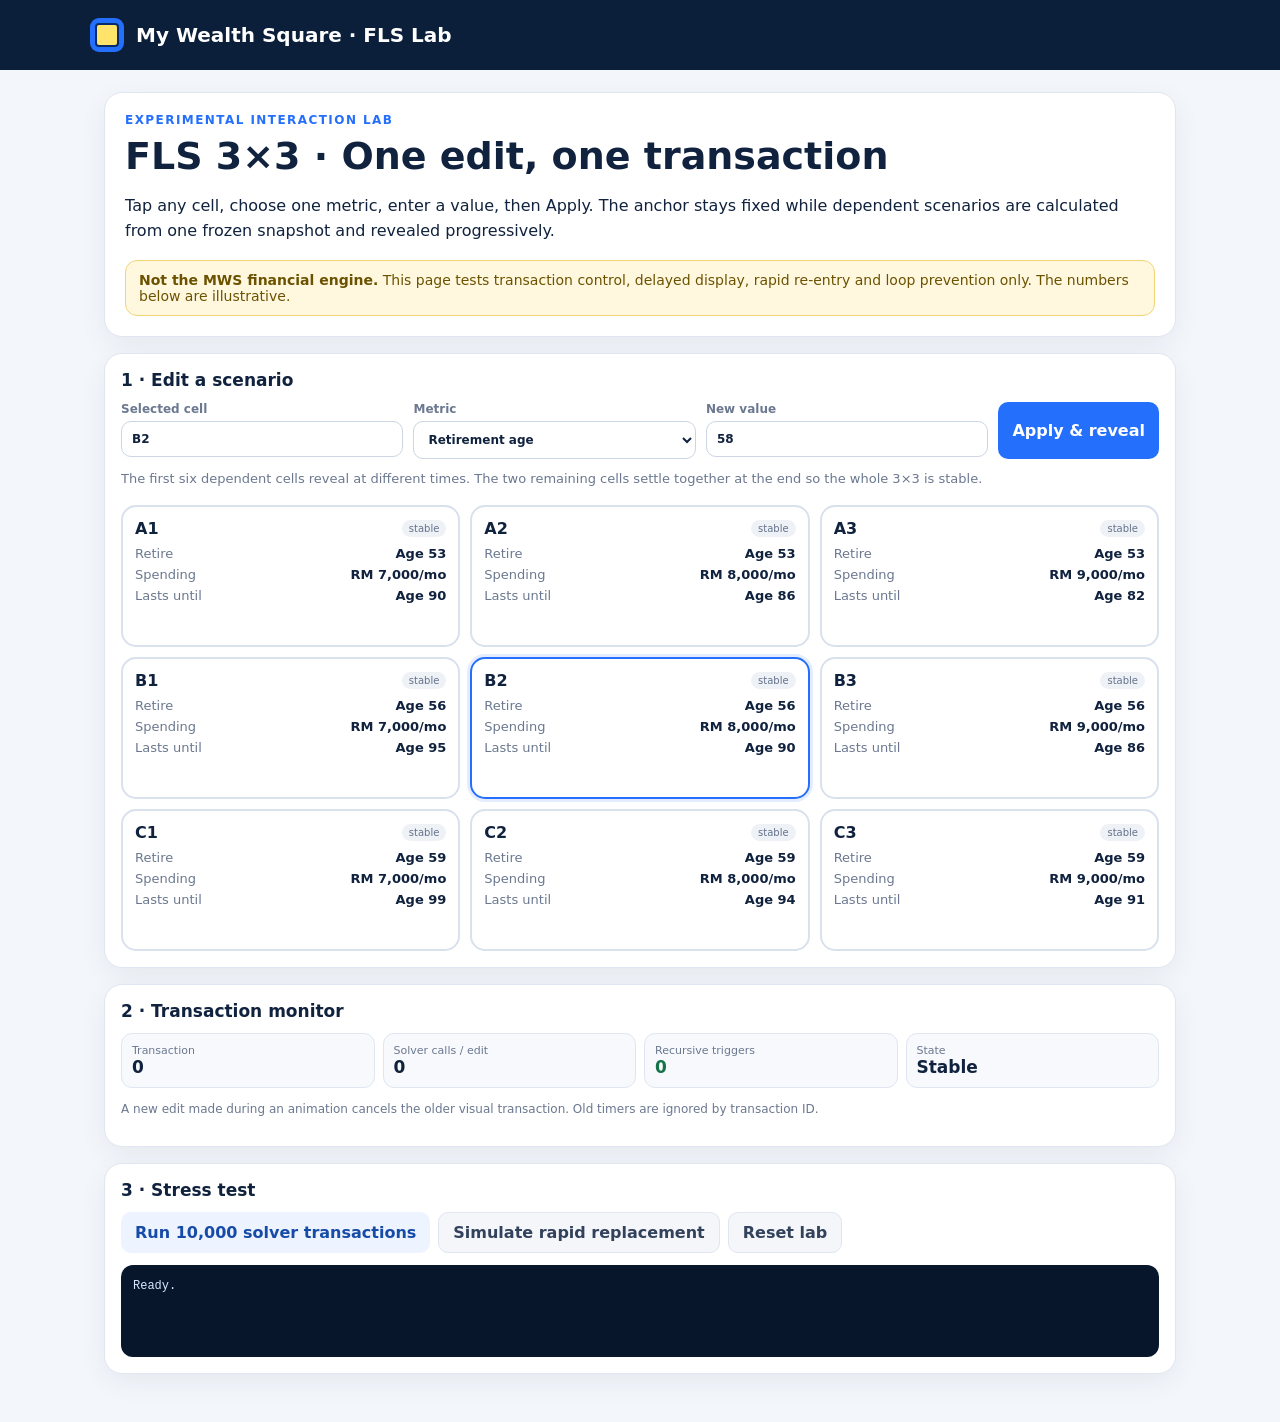
<file: fls-3x3-lab/index.html>
<!doctype html>
<html lang="en">
<head>
<meta charset="utf-8">
<meta name="viewport" content="width=device-width,initial-scale=1">
<meta name="theme-color" content="#0b1f3a">
<title>MWS FLS 3×3 Experimental Lab</title>
<style>
:root{--navy:#0b1f3a;--blue:#246ffc;--yellow:#ffe36b;--mint:#45dcc9;--bg:#f3f6fb;--card:#fff;--line:#dfe6f1;--text:#10223e;--muted:#6b7890;--ok:#157347;--warn:#9a6500}
*{box-sizing:border-box} body{margin:0;font-family:Inter,system-ui,-apple-system,BlinkMacSystemFont,"Segoe UI",sans-serif;background:var(--bg);color:var(--text)}
header{background:var(--navy);color:#fff;padding:18px 16px}.wrap{width:min(1100px,100%);margin:auto}.brand{display:flex;align-items:center;gap:12px;font-weight:800;font-size:20px}.logo{width:34px;height:34px;border-radius:9px;background:var(--blue);display:grid;place-items:center}.logo:after{content:"";width:20px;height:20px;background:var(--yellow);border:2px solid #062b68;border-radius:4px}
main{padding:22px 14px 48px}.hero,.panel{background:#fff;border:1px solid var(--line);border-radius:18px;box-shadow:0 8px 28px rgba(11,31,58,.06)}.hero{padding:20px;margin-bottom:16px}.kicker{font-size:12px;font-weight:800;letter-spacing:.12em;color:var(--blue)}h1{font-size:clamp(24px,5vw,38px);margin:7px 0 8px}p{line-height:1.55}.warning{background:#fff8df;border:1px solid #f2d478;color:#6c5200;border-radius:12px;padding:11px 13px;font-size:14px;margin-top:12px}
.panel{padding:16px;margin-top:16px}.panel h2{font-size:17px;margin:0 0 12px}.controls{display:grid;grid-template-columns:1fr 1fr 1fr auto;gap:10px}.controls label{font-size:12px;font-weight:700;color:var(--muted)}select,input,button{font:inherit}select,input{width:100%;margin-top:5px;border:1px solid #cbd5e3;border-radius:10px;padding:10px;background:#fff;color:var(--text)}button{border:0;border-radius:10px;padding:10px 14px;font-weight:750;cursor:pointer}.primary{background:var(--blue);color:#fff}.secondary{background:#edf3ff;color:#164ba8}.ghost{background:#f4f6fa;color:#33425c;border:1px solid var(--line)}
.hint{font-size:13px;color:var(--muted);margin:10px 0 0}.grid{display:grid;grid-template-columns:repeat(3,1fr);gap:10px;margin-top:16px}.cell{background:#fff;border:2px solid #d9e1ec;border-radius:15px;padding:12px;min-height:142px;position:relative;transition:transform .18s ease,border-color .18s ease,box-shadow .18s ease,background .18s ease;cursor:pointer}.cell:hover{border-color:#9ab9ff}.cell.selected{border-color:var(--blue);box-shadow:0 0 0 3px rgba(36,111,252,.12)}.cell.anchor{background:#fff9d8;border-color:#d5b626}.cell.pending{opacity:.68}.cell.reveal{animation:pop .38s ease}.cell.final{border-color:var(--mint)}@keyframes pop{0%{transform:scale(.97)}55%{transform:scale(1.025)}100%{transform:scale(1)}}.cell-head{display:flex;justify-content:space-between;align-items:center;margin-bottom:8px}.cell-id{font-weight:850}.state{font-size:10px;border-radius:999px;padding:3px 7px;background:#eef2f7;color:#63718a}.anchor .state{background:#fff1a8;color:#715b00}.metrics{display:grid;gap:6px}.metric{display:flex;justify-content:space-between;gap:10px;font-size:13px}.metric span{color:var(--muted)}.metric strong{font-variant-numeric:tabular-nums}
.status{display:grid;grid-template-columns:repeat(4,1fr);gap:8px}.stat{background:#f7f9fc;border:1px solid var(--line);border-radius:11px;padding:10px}.stat small{display:block;color:var(--muted);font-size:11px}.stat b{font-size:17px;font-variant-numeric:tabular-nums}.ok{color:var(--ok)}.testlog{background:#07162b;color:#d9e6ff;border-radius:12px;padding:12px;font:12px/1.55 ui-monospace,SFMono-Regular,Menlo,monospace;white-space:pre-wrap;min-height:92px}.row{display:flex;gap:8px;flex-wrap:wrap}.footnote{font-size:12px;color:var(--muted);margin-top:12px}
@media(max-width:720px){.controls{grid-template-columns:1fr 1fr}.controls .apply{grid-column:1/-1}.status{grid-template-columns:1fr 1fr}.cell{padding:9px;min-height:150px}.metric{display:block}.metric strong{display:block;margin-top:1px}.grid{gap:7px}}
</style>
</head>
<body>
<header><div class="wrap brand"><span class="logo"></span><span>My Wealth Square · FLS Lab</span></div></header>
<main class="wrap">
<section class="hero">
<div class="kicker">EXPERIMENTAL INTERACTION LAB</div>
<h1>FLS 3×3 · One edit, one transaction</h1>
<p>Tap any cell, choose one metric, enter a value, then Apply. The anchor stays fixed while dependent scenarios are calculated from one frozen snapshot and revealed progressively.</p>
<div class="warning"><b>Not the MWS financial engine.</b> This page tests transaction control, delayed display, rapid re-entry and loop prevention only. The numbers below are illustrative.</div>
</section>

<section class="panel">
<h2>1 · Edit a scenario</h2>
<div class="controls">
<label>Selected cell<input id="selectedCell" value="B2" readonly></label>
<label>Metric<select id="metric"><option value="retireAge">Retirement age</option><option value="spending">Monthly spending (RM)</option><option value="lastsUntil">Money lasts until age</option></select></label>
<label>New value<input id="newValue" type="number" value="58" step="1"></label>
<button id="apply" class="primary apply">Apply & reveal</button>
</div>
<p class="hint">The first six dependent cells reveal at different times. The two remaining cells settle together at the end so the whole 3×3 is stable.</p>
<div id="grid" class="grid"></div>
</section>

<section class="panel">
<h2>2 · Transaction monitor</h2>
<div class="status">
<div class="stat"><small>Transaction</small><b id="tx">0</b></div>
<div class="stat"><small>Solver calls / edit</small><b id="calls">0</b></div>
<div class="stat"><small>Recursive triggers</small><b id="loops" class="ok">0</b></div>
<div class="stat"><small>State</small><b id="phase">Stable</b></div>
</div>
<p class="footnote">A new edit made during an animation cancels the older visual transaction. Old timers are ignored by transaction ID.</p>
</section>

<section class="panel">
<h2>3 · Stress test</h2>
<div class="row">
<button id="stress" class="secondary">Run 10,000 solver transactions</button>
<button id="rapid" class="ghost">Simulate rapid replacement</button>
<button id="reset" class="ghost">Reset lab</button>
</div>
<div id="testlog" class="testlog" style="margin-top:12px">Ready.</div>
</section>
</main>

<script>
const ids=["A1","A2","A3","B1","B2","B3","C1","C2","C3"];
const pos={A1:[0,0],A2:[0,1],A3:[0,2],B1:[1,0],B2:[1,1],B3:[1,2],C1:[2,0],C2:[2,1],C3:[2,2]};
let state={};
let selected="B2";
let txId=0;
let activeTimers=[];
let solverCalls=0;
let recursiveTriggers=0;

function clamp(v,min,max){return Math.max(min,Math.min(max,v))}
function round100(v){return Math.round(v/100)*100}
function money(v){return "RM "+Math.round(v).toLocaleString("en-MY")}

function makeInitial(){
  const base={retireAge:56,spending:8000,lastsUntil:90};
  const out={};
  ids.forEach(id=>{
    const [r,c]=pos[id], dr=r-1, dc=c-1;
    const age=base.retireAge+dr*3;
    const spend=round100(base.spending*(1+dc*.12));
    const capacity=base.spending*(base.lastsUntil-base.retireAge);
    const years=capacity/spend + dr*1.4;
    out[id]={retireAge:age,spending:spend,lastsUntil:Math.round(clamp(age+years,age+1,120))};
  });
  return out;
}

function render(changedId=null){
  const grid=document.getElementById("grid");
  grid.innerHTML="";
  ids.forEach(id=>{
    const v=state[id];
    const el=document.createElement("div");
    el.className="cell"+(id===selected?" selected":"")+(id===changedId?" reveal":"");
    el.dataset.id=id;
    el.innerHTML='<div class="cell-head"><span class="cell-id">'+id+'</span><span class="state">stable</span></div>'+
      '<div class="metrics">'+
      '<div class="metric"><span>Retire</span><strong>Age '+v.retireAge+'</strong></div>'+
      '<div class="metric"><span>Spending</span><strong>'+money(v.spending)+'/mo</strong></div>'+
      '<div class="metric"><span>Lasts until</span><strong>Age '+v.lastsUntil+'</strong></div>'+
      '</div>';
    el.addEventListener("click",()=>selectCell(id));
    grid.appendChild(el);
  });
}

function selectCell(id){
  selected=id;
  document.getElementById("selectedCell").value=id;
  const m=document.getElementById("metric").value;
  document.getElementById("newValue").value=state[id][m];
  render();
}

document.getElementById("metric").addEventListener("change",e=>{
  document.getElementById("newValue").value=state[selected][e.target.value];
});

function orderedDependents(anchor){
  const [ar,ac]=pos[anchor];
  return ids.filter(id=>id!==anchor).sort((a,b)=>{
    const [ra,ca]=pos[a], [rb,cb]=pos[b];
    const da=Math.abs(ra-ar)+Math.abs(ca-ac), db=Math.abs(rb-ar)+Math.abs(cb-ac);
    return da-db || ids.indexOf(a)-ids.indexOf(b);
  });
}

function solveFromSnapshot(snapshot,anchorId,metric,newValue,countCall=true){
  if(countCall) solverCalls++;
  const next=structuredClone(snapshot);
  const anchor={...snapshot[anchorId]};
  if(metric==="retireAge") anchor.retireAge=Math.round(clamp(newValue,20,90));
  if(metric==="spending") anchor.spending=round100(clamp(newValue,500,100000));
  if(metric==="lastsUntil") anchor.lastsUntil=Math.round(clamp(newValue,anchor.retireAge+1,120));
  if(anchor.lastsUntil<=anchor.retireAge) anchor.lastsUntil=anchor.retireAge+1;
  next[anchorId]=anchor;

  const capacity=Math.max(1000,anchor.spending*(anchor.lastsUntil-anchor.retireAge));
  const [ar,ac]=pos[anchorId];

  ids.forEach(id=>{
    if(id===anchorId) return;
    const [r,c]=pos[id];
    const dr=r-ar, dc=c-ac;
    const age=Math.round(clamp(anchor.retireAge+dr*3,20,90));
    const spend=round100(clamp(anchor.spending*(1+dc*.11),500,100000));
    const laterRetireBoost=1+Math.max(-.35,Math.min(.35,(age-anchor.retireAge)*.035));
    const years=(capacity*laterRetireBoost)/spend;
    const lasts=Math.round(clamp(age+years,age+1,120));
    next[id]={retireAge:age,spending:spend,lastsUntil:lasts};
  });
  return next;
}

function clearTimers(){activeTimers.forEach(clearTimeout);activeTimers=[]}

function applyTransaction(){
  const raw=Number(document.getElementById("newValue").value);
  if(!Number.isFinite(raw)) return;
  clearTimers();
  txId++;
  const myTx=txId;
  solverCalls=0;
  const snapshot=structuredClone(state);
  const metric=document.getElementById("metric").value;
  const solved=solveFromSnapshot(snapshot,selected,metric,raw,true);
  const order=orderedDependents(selected);
  state[selected]=solved[selected];
  updateMonitor("Revealing");

  render();
  markCell(selected,"anchor","anchor");

  const firstSix=order.slice(0,6);
  const finalTwo=order.slice(6);
  firstSix.forEach((id,i)=>{
    const t=setTimeout(()=>{
      if(myTx!==txId) return;
      state[id]=solved[id];
      render();
      markCell(selected,"anchor","anchor");
      markCell(id,"reveal","revealed");
      if(i===firstSix.length-1) updateMonitor("Settling");
    },250*(i+1));
    activeTimers.push(t);
  });
  const end=setTimeout(()=>{
    if(myTx!==txId) return;
    finalTwo.forEach(id=>state[id]=solved[id]);
    render();
    markCell(selected,"anchor","anchor");
    finalTwo.forEach(id=>markCell(id,"final","settled"));
    updateMonitor("Stable");
  },1800);
  activeTimers.push(end);
}

function markCell(id,cls,label){
  const el=document.querySelector('.cell[data-id="'+id+'"]');
  if(!el) return;
  el.classList.add(cls);
  const s=el.querySelector(".state");
  if(s) s.textContent=label;
}

function updateMonitor(phase){
  document.getElementById("tx").textContent=txId;
  document.getElementById("calls").textContent=solverCalls;
  document.getElementById("loops").textContent=recursiveTriggers;
  document.getElementById("phase").textContent=phase;
}

function validateScenario(v){
  return Number.isFinite(v.retireAge)&&Number.isFinite(v.spending)&&Number.isFinite(v.lastsUntil)&&
    v.retireAge>=20&&v.retireAge<=90&&v.spending>=500&&v.lastsUntil>v.retireAge&&v.lastsUntil<=120;
}

function runStress(){
  let s=makeInitial(), pass=0, anchorPass=0, validPass=0, deterministicPass=0, oneSolvePass=0;
  const metrics=["retireAge","spending","lastsUntil"];
  for(let i=0;i<10000;i++){
    const anchor=ids[i%ids.length], metric=metrics[i%3];
    let val=metric==="retireAge"?30+(i%50):metric==="spending"?1000+((i*1700)%30000):70+(i%45);
    if(metric==="lastsUntil") val=Math.max(val,s[anchor].retireAge+1);
    let localCalls=0;
    const before=structuredClone(s);
    const a=solveFromSnapshot(before,anchor,metric,val,false); localCalls++;
    const b=solveFromSnapshot(before,anchor,metric,val,false);
    if(localCalls===1) oneSolvePass++;
    if(a[anchor][metric]=== (metric==="spending"?round100(clamp(val,500,100000)):Math.round(clamp(val,metric==="retireAge"?20:before[anchor].retireAge+1,metric==="retireAge"?90:120)))) anchorPass++;
    if(ids.every(id=>validateScenario(a[id]))) validPass++;
    if(JSON.stringify(a)===JSON.stringify(b)) deterministicPass++;
    if(validateScenario(a[anchor])) pass++;
    s=a;
  }
  const ok=[pass,anchorPass,validPass,deterministicPass,oneSolvePass].every(n=>n===10000);
  document.getElementById("testlog").textContent=
    (ok?"PASS":"FAIL")+" · 10,000 transactions\n"+
    "Anchor remains authoritative: "+anchorPass+"/10000\n"+
    "All 9 scenarios valid: "+validPass+"/10000\n"+
    "Same snapshot → same result: "+deterministicPass+"/10000\n"+
    "One solver call per simulated edit: "+oneSolvePass+"/10000\n"+
    "Recursive DOM-triggered solves: 0 by architecture";
}

function rapidReplacement(){
  clearTimers();
  txId++;
  const first=txId;
  const snapshot=structuredClone(state);
  const solved1=solveFromSnapshot(snapshot,selected,"retireAge",60,false);
  const staleTimer=setTimeout(()=>{ if(first!==txId) return; state=solved1; },700);
  activeTimers.push(staleTimer);
  txId++;
  const second=txId;
  const solved2=solveFromSnapshot(snapshot,selected,"retireAge",63,false);
  state=solved2;
  render();
  updateMonitor("Stable");
  document.getElementById("testlog").textContent=
    "PASS · rapid replacement simulation\n"+
    "Transaction "+first+" became stale.\n"+
    "Transaction "+second+" superseded it.\n"+
    "Stale timer is guarded by transaction ID and cannot overwrite the newer state.";
}

function resetLab(){
  clearTimers(); state=makeInitial(); selected="B2"; txId=0; solverCalls=0; recursiveTriggers=0;
  document.getElementById("selectedCell").value=selected;
  document.getElementById("metric").value="retireAge";
  document.getElementById("newValue").value="58";
  document.getElementById("testlog").textContent="Ready.";
  updateMonitor("Stable"); render();
}

document.getElementById("apply").addEventListener("click",applyTransaction);
document.getElementById("newValue").addEventListener("keydown",e=>{if(e.key==="Enter") applyTransaction()});
document.getElementById("stress").addEventListener("click",runStress);
document.getElementById("rapid").addEventListener("click",rapidReplacement);
document.getElementById("reset").addEventListener("click",resetLab);

state=makeInitial(); render(); updateMonitor("Stable");
</script>
</body>
</html>
</file>
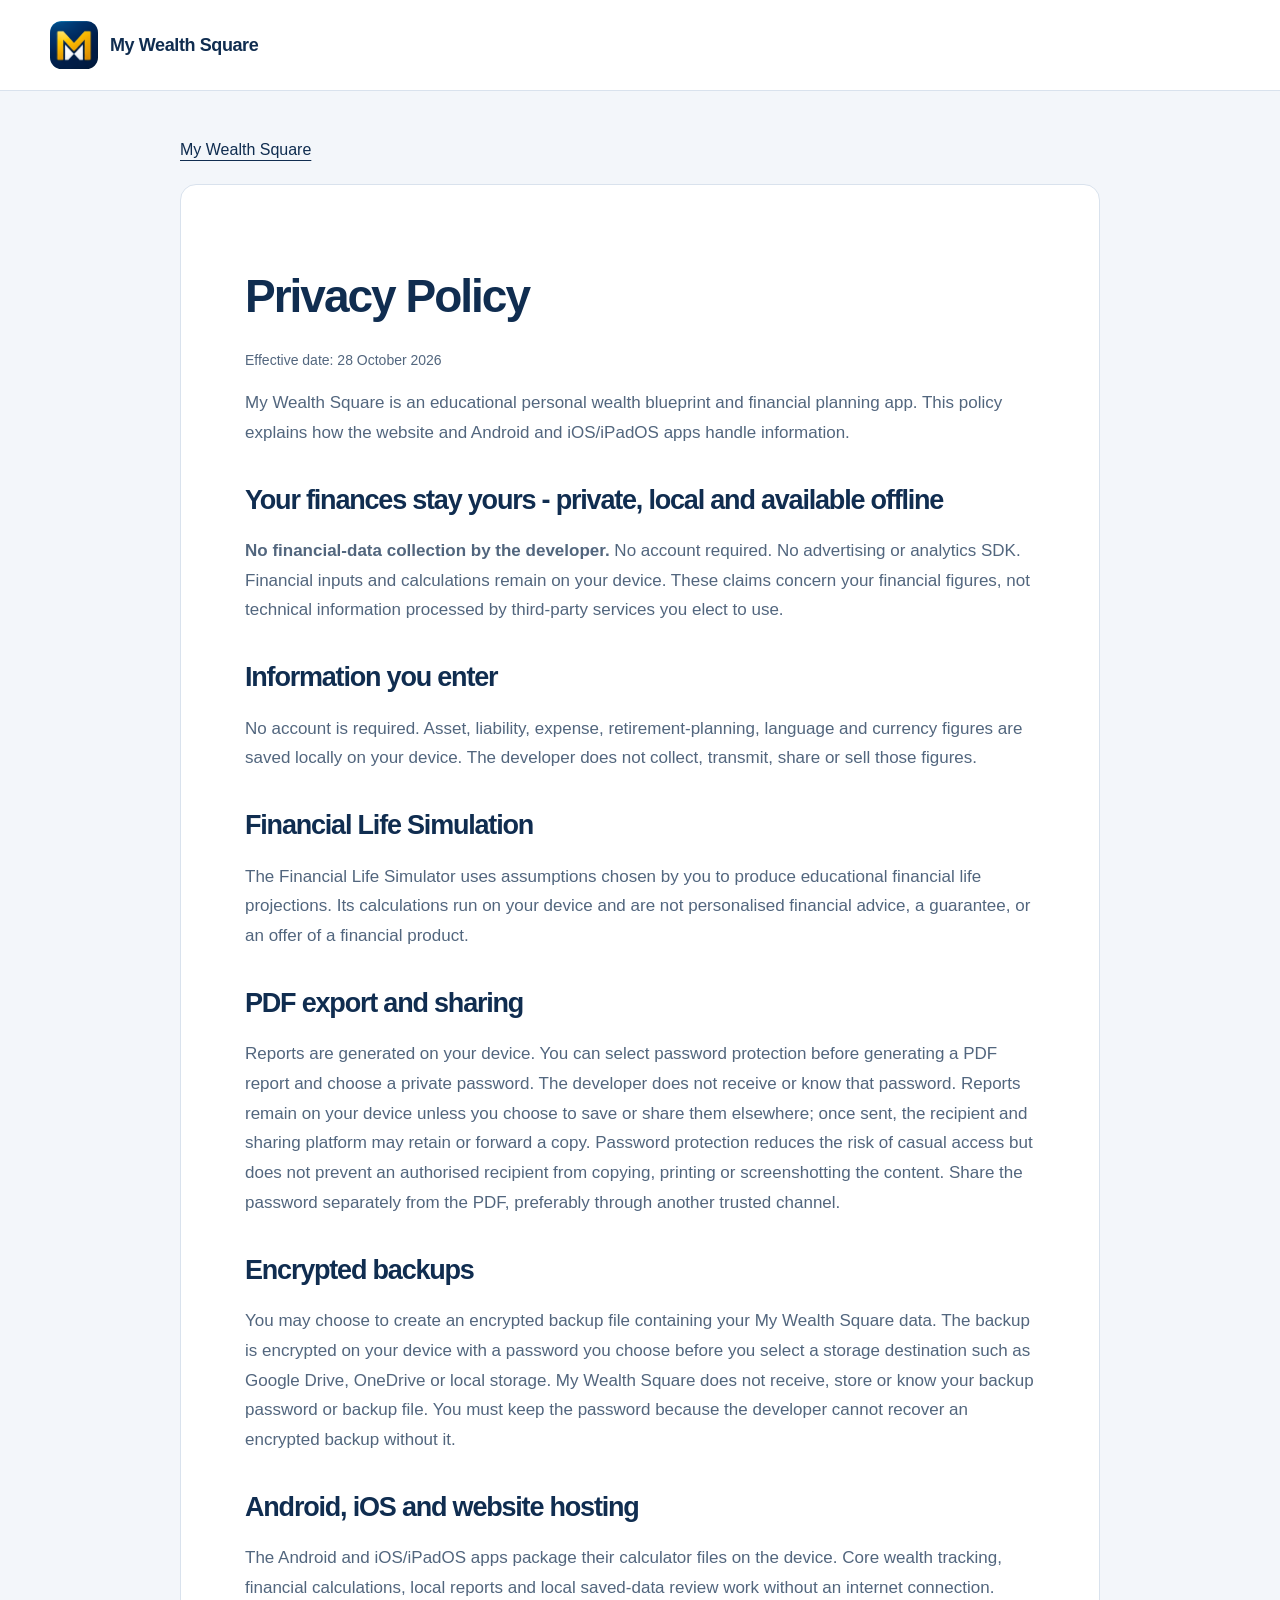
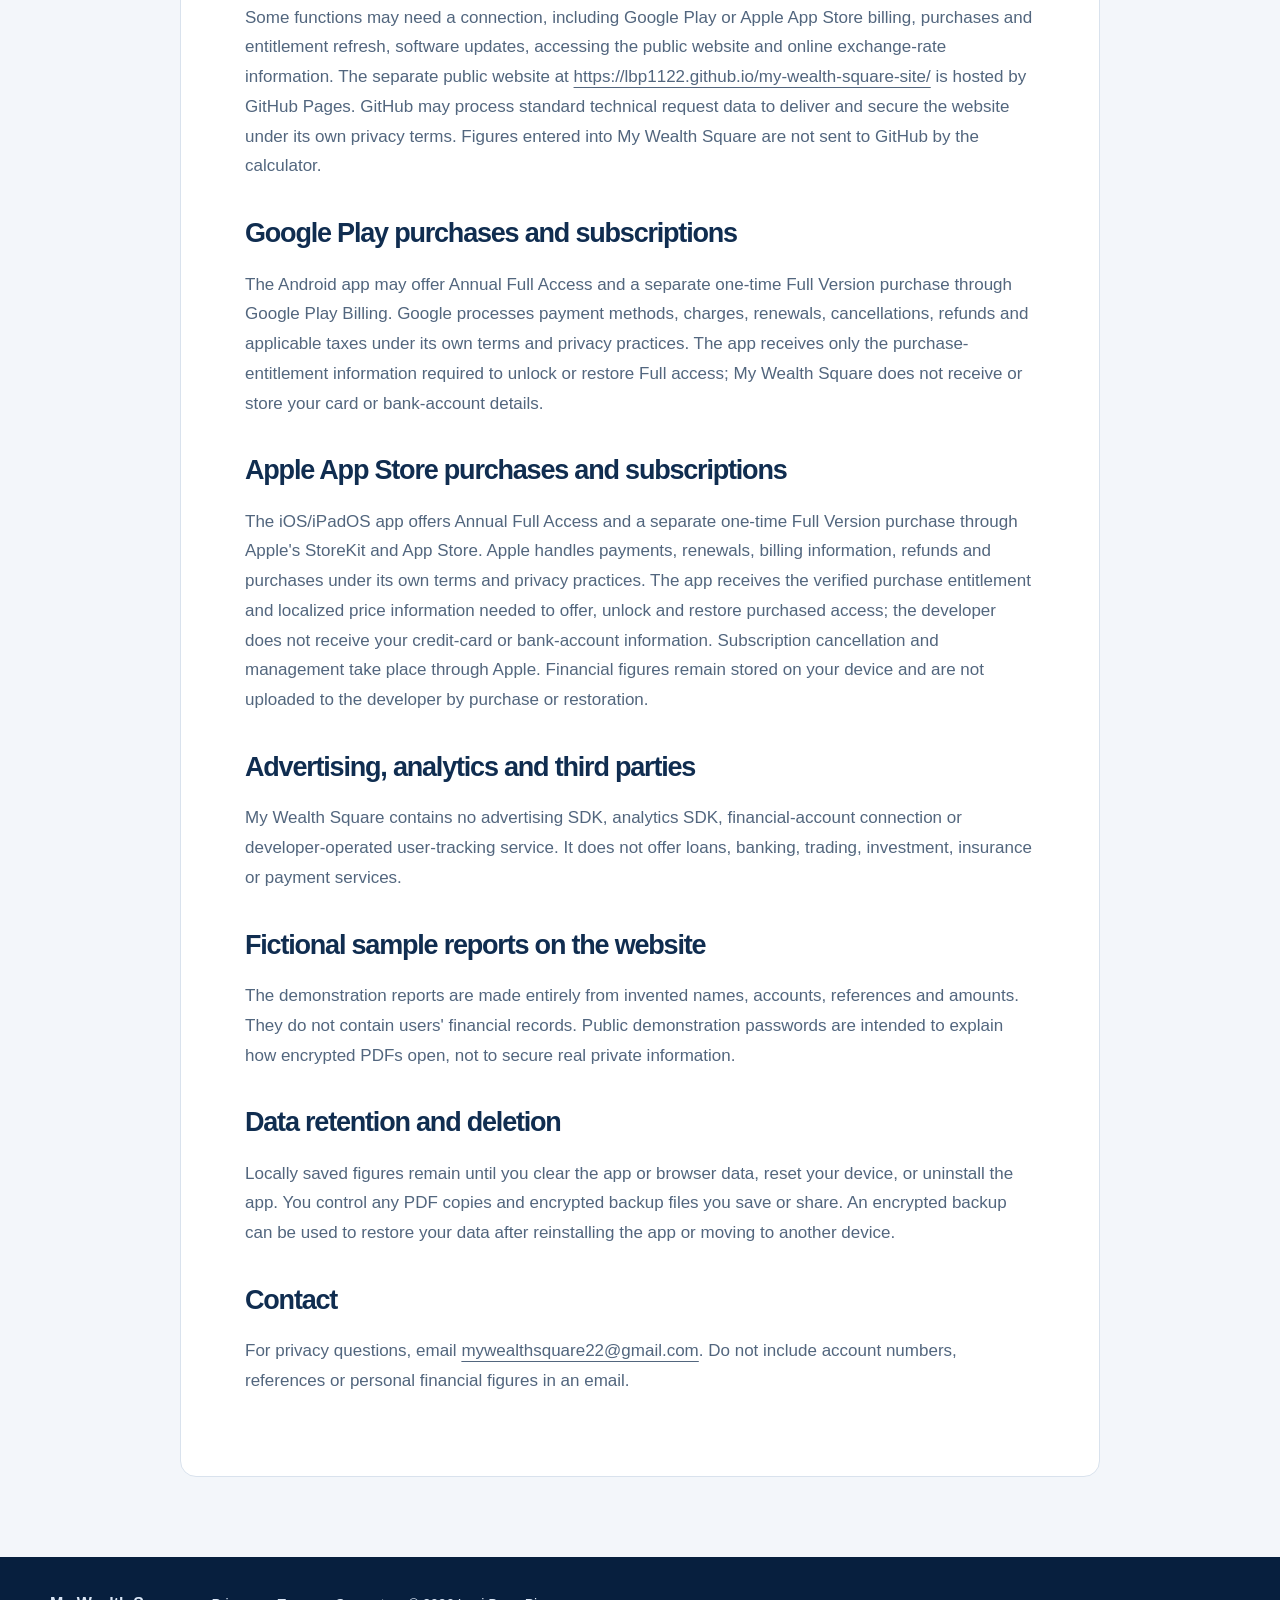
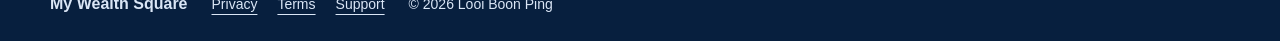
<file: privacy.html>
<!doctype html><html lang="en" translate="no" class="notranslate"><head><meta name="google" content="notranslate"><meta charset="utf-8"><meta name="viewport" content="width=device-width,initial-scale=1"><title>Privacy Policy — My Wealth Square</title><link rel="icon" href="./assets/mws-approved-logo.jpg"><link rel="stylesheet" href="./styles.css"></head><body><header class="topbar">
  <div class="wrap nav">
    <a class="brand home-link" href="./index.html" aria-label="My Wealth Square home">
      <img src="./assets/mws-approved-logo.jpg" alt="" width="48" height="48">
      <span>My Wealth Square</span>
    </a>
    
    
  </div>
</header><main class="legal"><a class="back-link home-link" href="./index.html">My Wealth Square</a><article class="legal-card" lang="en">
        <h1>Privacy Policy</h1>
        <p class="effective">Effective date: 28 October 2026</p>
        <p>My Wealth Square is an educational personal wealth blueprint and financial planning app. This policy explains how the website and Android and iOS/iPadOS apps handle information.</p>
        <h2>Your finances stay yours - private, local and available offline</h2>
        <p><strong>No financial-data collection by the developer.</strong> No account required. No advertising or analytics SDK. Financial inputs and calculations remain on your device. These claims concern your financial figures, not technical information processed by third-party services you elect to use.</p>
        <h2>Information you enter</h2>
        <p>No account is required. Asset, liability, expense, retirement-planning, language and currency figures are saved locally on your device. The developer does not collect, transmit, share or sell those figures.</p>
        <h2>Financial Life Simulation</h2>
        <p>The Financial Life Simulator uses assumptions chosen by you to produce educational financial life projections. Its calculations run on your device and are not personalised financial advice, a guarantee, or an offer of a financial product.</p>
        <h2>PDF export and sharing</h2>
        <p>Reports are generated on your device. You can select password protection before generating a PDF report and choose a private password. The developer does not receive or know that password. Reports remain on your device unless you choose to save or share them elsewhere; once sent, the recipient and sharing platform may retain or forward a copy. Password protection reduces the risk of casual access but does not prevent an authorised recipient from copying, printing or screenshotting the content. Share the password separately from the PDF, preferably through another trusted channel.</p>
        <h2>Encrypted backups</h2>
        <p>You may choose to create an encrypted backup file containing your My Wealth Square data. The backup is encrypted on your device with a password you choose before you select a storage destination such as Google Drive, OneDrive or local storage. My Wealth Square does not receive, store or know your backup password or backup file. You must keep the password because the developer cannot recover an encrypted backup without it.</p>
        <h2>Android, iOS and website hosting</h2>
        <p>The Android and iOS/iPadOS apps package their calculator files on the device. Core wealth tracking, financial calculations, local reports and local saved-data review work without an internet connection. Some functions may need a connection, including Google Play or Apple App Store billing, purchases and entitlement refresh, software updates, accessing the public website and online exchange-rate information. The separate public website at <a href="https://lbp1122.github.io/my-wealth-square-site/">https://lbp1122.github.io/my-wealth-square-site/</a> is hosted by GitHub Pages. GitHub may process standard technical request data to deliver and secure the website under its own privacy terms. Figures entered into My Wealth Square are not sent to GitHub by the calculator.</p>
        <h2>Google Play purchases and subscriptions</h2>
        <p>The Android app may offer Annual Full Access and a separate one-time Full Version purchase through Google Play Billing. Google processes payment methods, charges, renewals, cancellations, refunds and applicable taxes under its own terms and privacy practices. The app receives only the purchase-entitlement information required to unlock or restore Full access; My Wealth Square does not receive or store your card or bank-account details.</p>
        <h2>Apple App Store purchases and subscriptions</h2>
        <p>The iOS/iPadOS app offers Annual Full Access and a separate one-time Full Version purchase through Apple's StoreKit and App Store. Apple handles payments, renewals, billing information, refunds and purchases under its own terms and privacy practices. The app receives the verified purchase entitlement and localized price information needed to offer, unlock and restore purchased access; the developer does not receive your credit-card or bank-account information. Subscription cancellation and management take place through Apple. Financial figures remain stored on your device and are not uploaded to the developer by purchase or restoration.</p>
        <h2>Advertising, analytics and third parties</h2>
        <p>My Wealth Square contains no advertising SDK, analytics SDK, financial-account connection or developer-operated user-tracking service. It does not offer loans, banking, trading, investment, insurance or payment services.</p>
        <h2>Fictional sample reports on the website</h2>
        <p>The demonstration reports are made entirely from invented names, accounts, references and amounts. They do not contain users' financial records. Public demonstration passwords are intended to explain how encrypted PDFs open, not to secure real private information.</p>
        <h2>Data retention and deletion</h2>
        <p>Locally saved figures remain until you clear the app or browser data, reset your device, or uninstall the app. You control any PDF copies and encrypted backup files you save or share. An encrypted backup can be used to restore your data after reinstalling the app or moving to another device.</p>
        <h2>Contact</h2>
        <p>For privacy questions, email <a href="mailto:mywealthsquare22@gmail.com">mywealthsquare22@gmail.com</a>. Do not include account numbers, references or personal financial figures in an email.</p>
      </article></main><footer><div class="wrap footer-row"><strong>My Wealth Square</strong><div><a href="./privacy.html" data-k="navPrivacy">Privacy</a><a href="./terms.html" data-k="terms">Terms</a><a href="./support.html" data-k="support">Support</a></div><span>© 2026 Looi Boon Ping</span></div></footer><!-- Privacy policy is English-only: intentionally do not load the site language switcher. --></body></html>
</file>
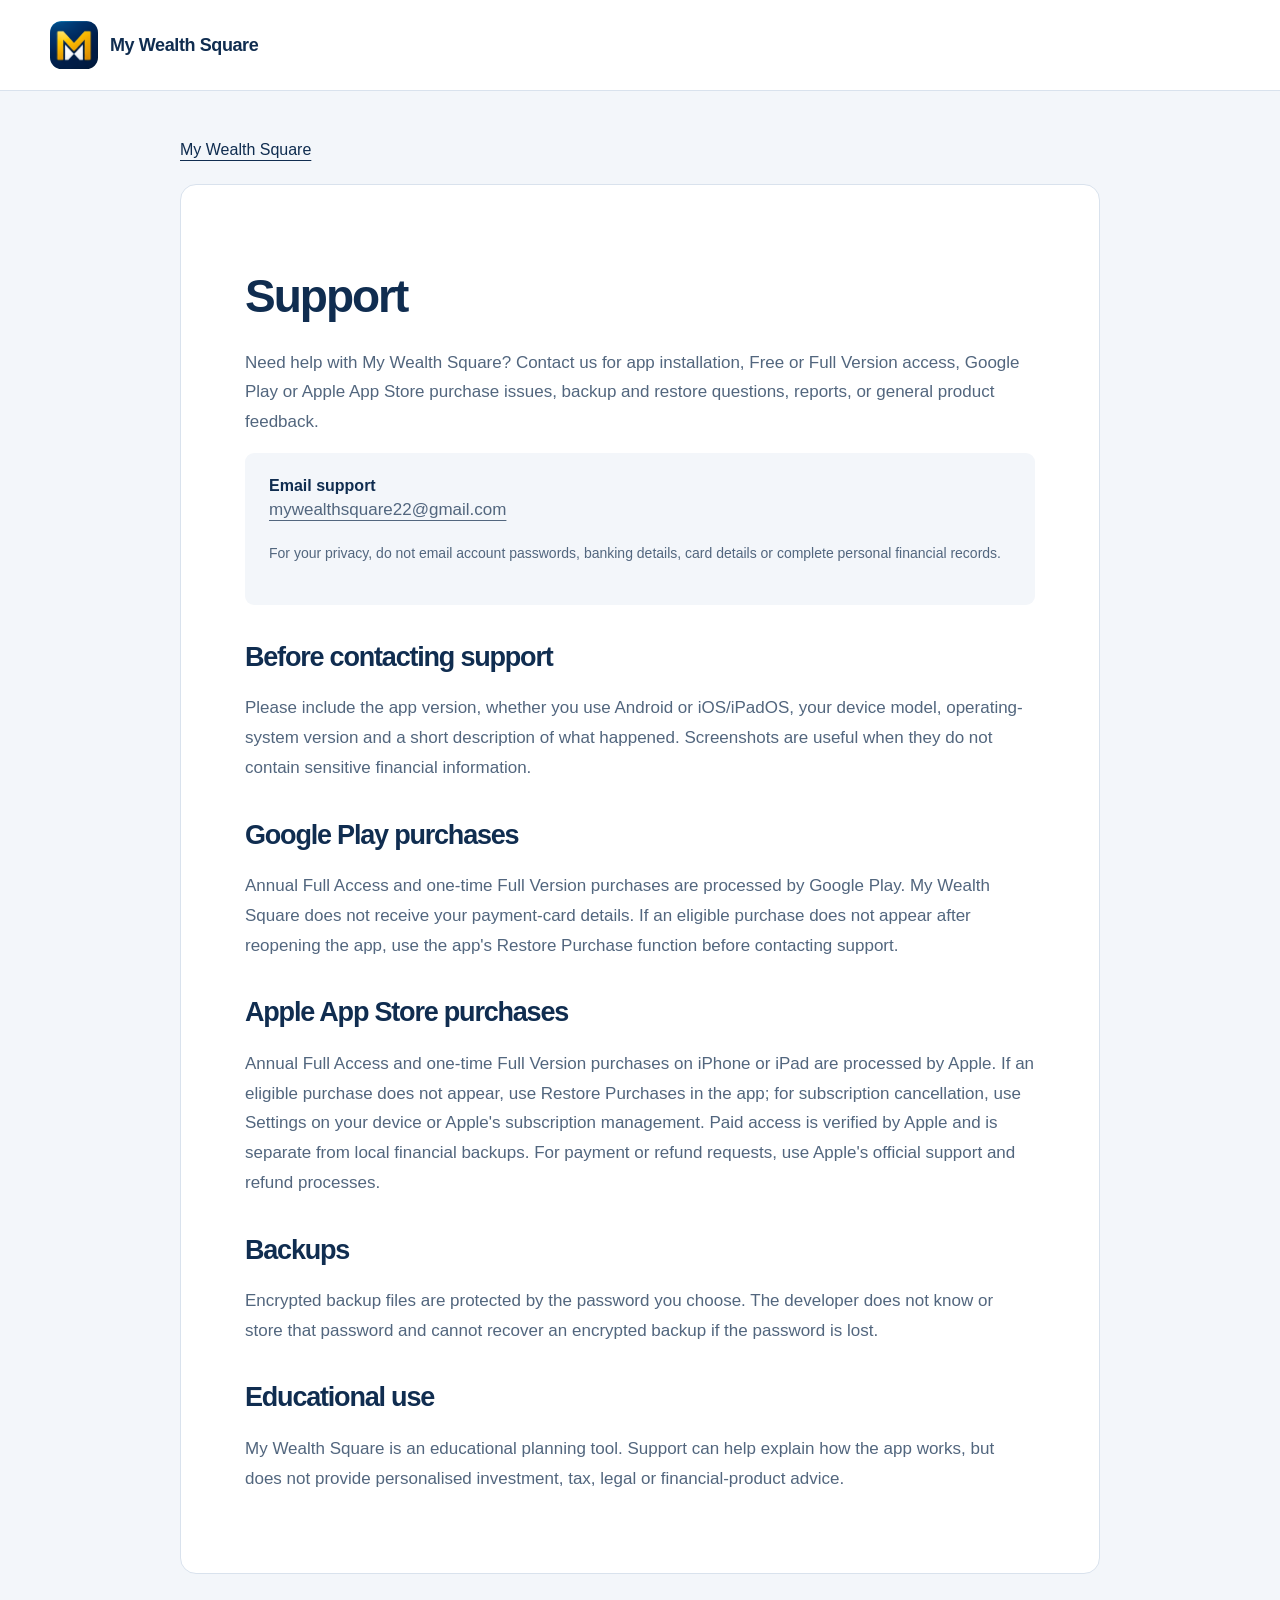
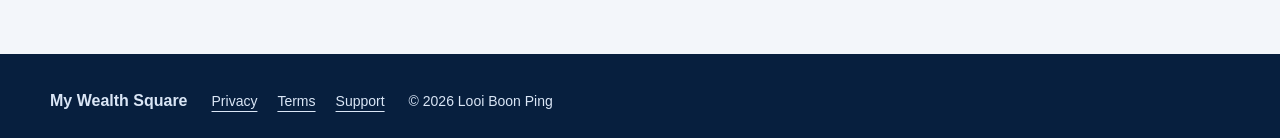
<file: support.html>
<!doctype html><html lang="en" translate="no" class="notranslate"><head><meta name="google" content="notranslate"><meta charset="utf-8"><meta name="viewport" content="width=device-width,initial-scale=1"><title>Support — My Wealth Square</title><link rel="icon" href="./assets/mws-approved-logo.jpg"><link rel="stylesheet" href="./styles.css"></head><body><header class="topbar">
  <div class="wrap nav">
    <a class="brand home-link" href="./index.html" aria-label="My Wealth Square home">
      <img src="./assets/mws-approved-logo.jpg" alt="" width="48" height="48">
      <span>My Wealth Square</span>
    </a>
    
    
  </div>
</header><main class="legal"><a class="back-link home-link" href="./index.html">My Wealth Square</a><article class="legal-card" lang="en"><h1>Support</h1><p>Need help with My Wealth Square? Contact us for app installation, Free or Full Version access, Google Play or Apple App Store purchase issues, backup and restore questions, reports, or general product feedback.</p><div class="support-box"><strong>Email support</strong><p><a href="mailto:mywealthsquare22@gmail.com">mywealthsquare22@gmail.com</a></p><p class="small">For your privacy, do not email account passwords, banking details, card details or complete personal financial records.</p></div><h2>Before contacting support</h2><p>Please include the app version, whether you use Android or iOS/iPadOS, your device model, operating-system version and a short description of what happened. Screenshots are useful when they do not contain sensitive financial information.</p><h2>Google Play purchases</h2><p>Annual Full Access and one-time Full Version purchases are processed by Google Play. My Wealth Square does not receive your payment-card details. If an eligible purchase does not appear after reopening the app, use the app's Restore Purchase function before contacting support.</p><h2>Apple App Store purchases</h2><p>Annual Full Access and one-time Full Version purchases on iPhone or iPad are processed by Apple. If an eligible purchase does not appear, use Restore Purchases in the app; for subscription cancellation, use Settings on your device or Apple's subscription management. Paid access is verified by Apple and is separate from local financial backups. For payment or refund requests, use Apple's official support and refund processes.</p><h2>Backups</h2><p>Encrypted backup files are protected by the password you choose. The developer does not know or store that password and cannot recover an encrypted backup if the password is lost.</p><h2>Educational use</h2><p>My Wealth Square is an educational planning tool. Support can help explain how the app works, but does not provide personalised investment, tax, legal or financial-product advice.</p></article></main><footer><div class="wrap footer-row"><strong>My Wealth Square</strong><div><a href="./privacy.html" data-k="navPrivacy">Privacy</a><a href="./terms.html" data-k="terms">Terms</a><a href="./support.html" data-k="support">Support</a></div><span>© 2026 Looi Boon Ping</span></div></footer><script src="./copy.js"></script><script src="./site.js?v=20261010-language"></script></body></html>
</file>
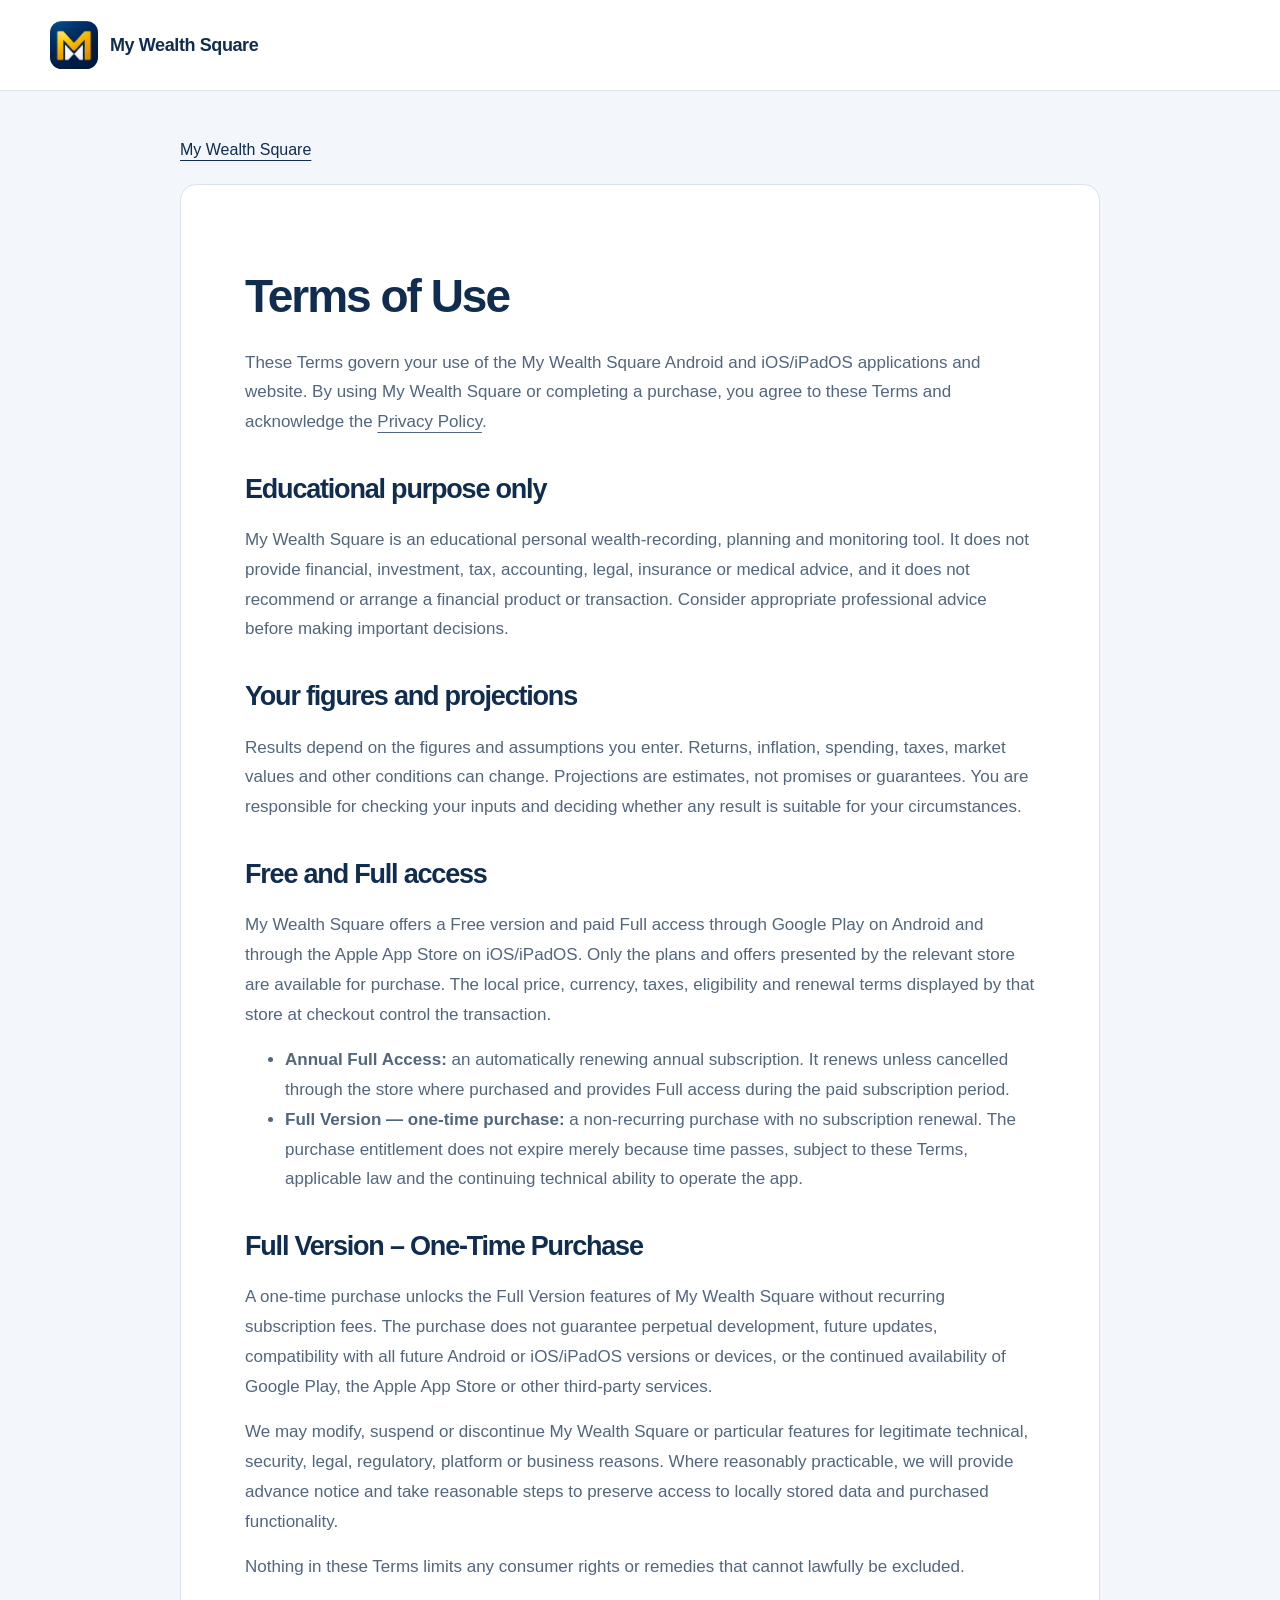
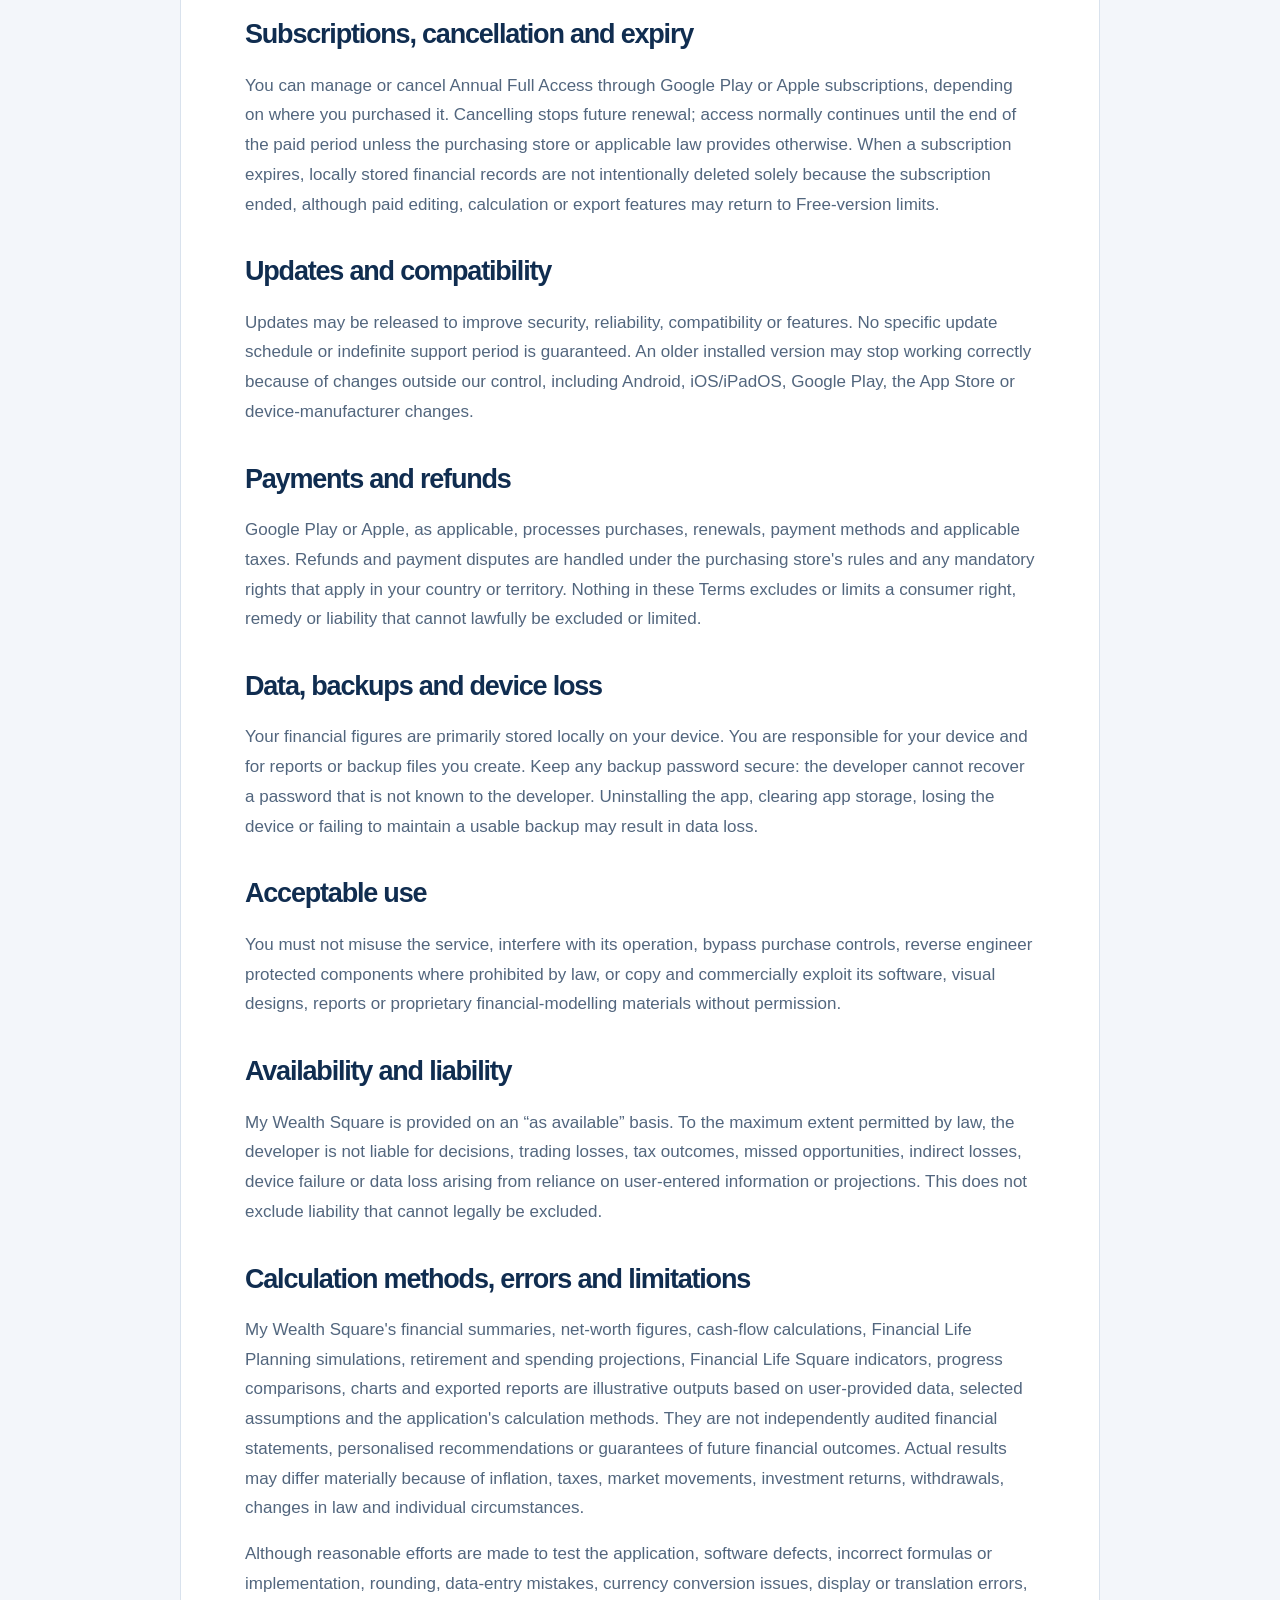
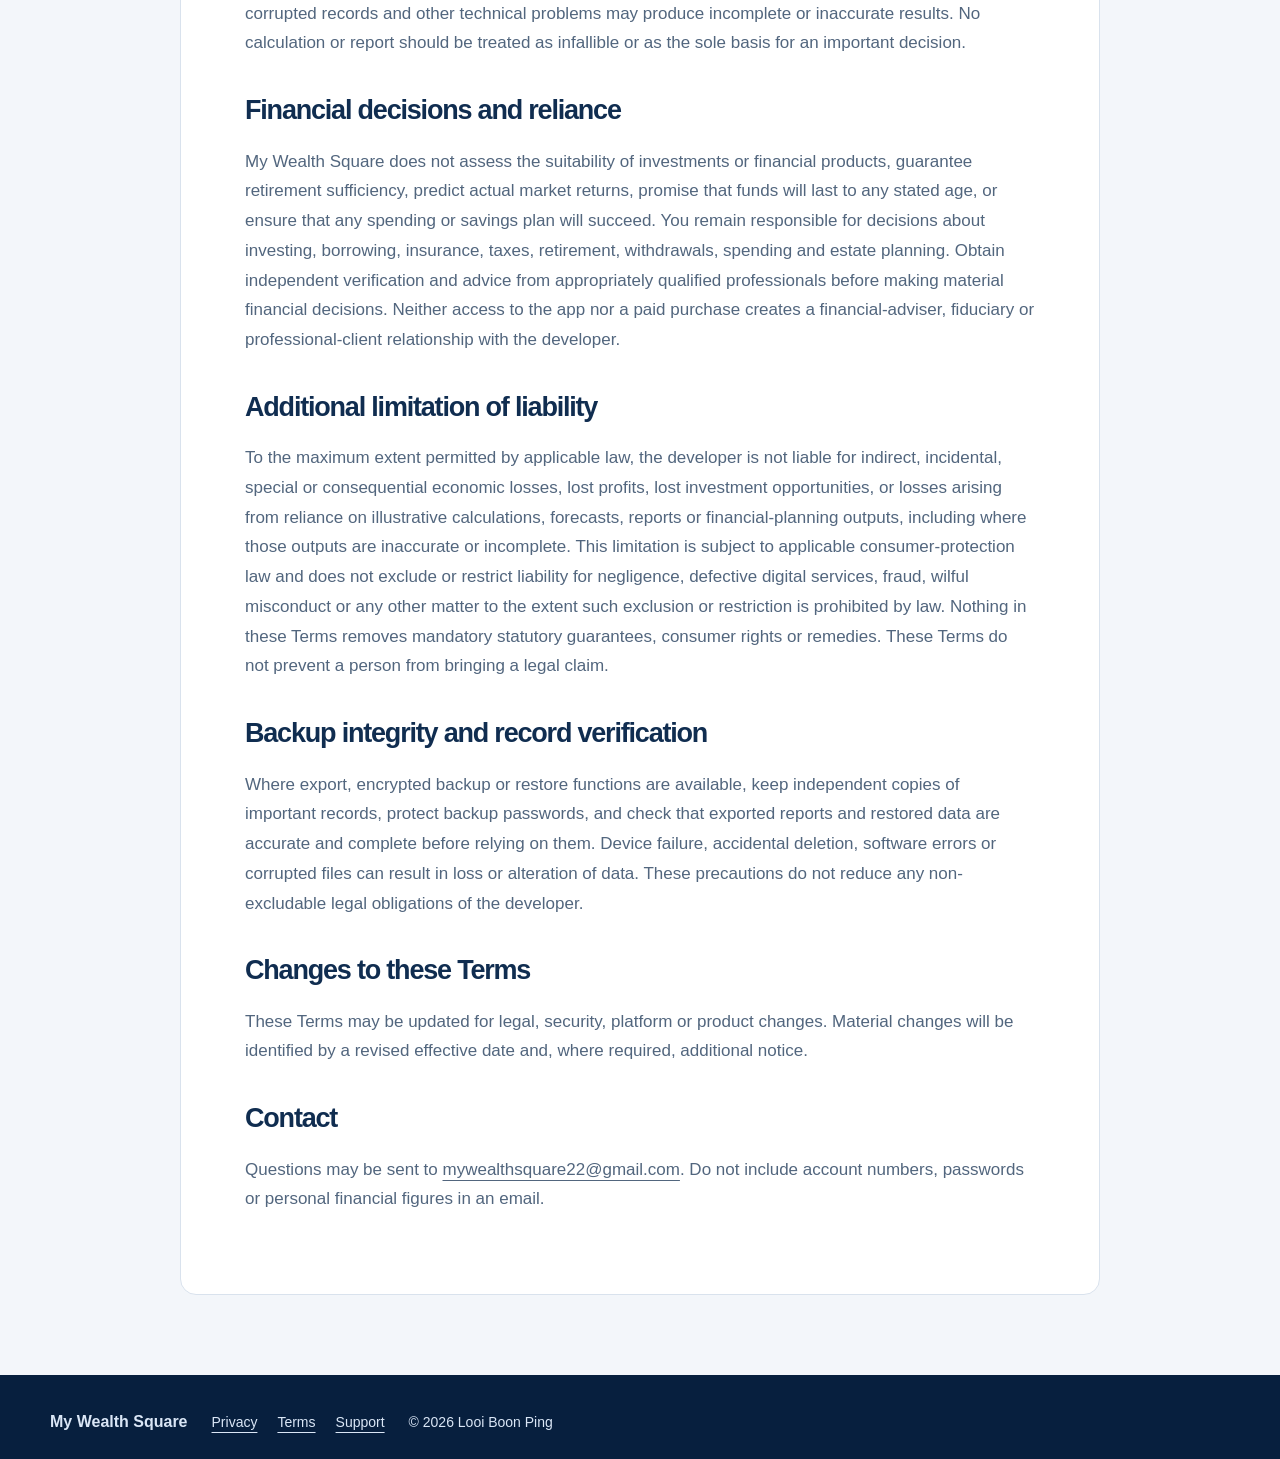
<file: terms.html>
<!doctype html><html lang="en" translate="no" class="notranslate"><head><meta name="google" content="notranslate"><meta charset="utf-8"><meta name="viewport" content="width=device-width,initial-scale=1"><title>Terms of Use — My Wealth Square</title><link rel="icon" href="./assets/mws-approved-logo.jpg"><link rel="stylesheet" href="./styles.css"></head><body><header class="topbar">
  <div class="wrap nav">
    <a class="brand home-link" href="./index.html" aria-label="My Wealth Square home">
      <img src="./assets/mws-approved-logo.jpg" alt="" width="48" height="48">
      <span>My Wealth Square</span>
    </a>
    
    
  </div>
</header><main class="legal"><a class="back-link home-link" href="./index.html">My Wealth Square</a><article class="legal-card" lang="en">
    <h1>Terms of Use</h1>
    
    <p>These Terms govern your use of the My Wealth Square Android and iOS/iPadOS applications and website. By using My Wealth Square or completing a purchase, you agree to these Terms and acknowledge the <a href="./privacy.html">Privacy Policy</a>.</p>

    <h2>Educational purpose only</h2>
    <p>My Wealth Square is an educational personal wealth-recording, planning and monitoring tool. It does not provide financial, investment, tax, accounting, legal, insurance or medical advice, and it does not recommend or arrange a financial product or transaction. Consider appropriate professional advice before making important decisions.</p>

    <h2>Your figures and projections</h2>
    <p>Results depend on the figures and assumptions you enter. Returns, inflation, spending, taxes, market values and other conditions can change. Projections are estimates, not promises or guarantees. You are responsible for checking your inputs and deciding whether any result is suitable for your circumstances.</p>

    <h2>Free and Full access</h2>
    <p>My Wealth Square offers a Free version and paid Full access through Google Play on Android and through the Apple App Store on iOS/iPadOS. Only the plans and offers presented by the relevant store are available for purchase. The local price, currency, taxes, eligibility and renewal terms displayed by that store at checkout control the transaction.</p>
    <ul>
      <li><strong>Annual Full Access:</strong> an automatically renewing annual subscription. It renews unless cancelled through the store where purchased and provides Full access during the paid subscription period.</li>
      <li><strong>Full Version — one-time purchase:</strong> a non-recurring purchase with no subscription renewal. The purchase entitlement does not expire merely because time passes, subject to these Terms, applicable law and the continuing technical ability to operate the app.</li>
    </ul>
<h2 id="one-time-purchase">Full Version – One-Time Purchase</h2>
<p>A one-time purchase unlocks the Full Version features of My Wealth Square without recurring subscription fees. The purchase does not guarantee perpetual development, future updates, compatibility with all future Android or iOS/iPadOS versions or devices, or the continued availability of Google Play, the Apple App Store or other third-party services.</p>
<p>We may modify, suspend or discontinue My Wealth Square or particular features for legitimate technical, security, legal, regulatory, platform or business reasons. Where reasonably practicable, we will provide advance notice and take reasonable steps to preserve access to locally stored data and purchased functionality.</p>
<p>Nothing in these Terms limits any consumer rights or remedies that cannot lawfully be excluded.</p>

    <h2>Subscriptions, cancellation and expiry</h2>
    <p>You can manage or cancel Annual Full Access through Google Play or Apple subscriptions, depending on where you purchased it. Cancelling stops future renewal; access normally continues until the end of the paid period unless the purchasing store or applicable law provides otherwise. When a subscription expires, locally stored financial records are not intentionally deleted solely because the subscription ended, although paid editing, calculation or export features may return to Free-version limits.</p>

    <h2>Updates and compatibility</h2>
    <p>Updates may be released to improve security, reliability, compatibility or features. No specific update schedule or indefinite support period is guaranteed. An older installed version may stop working correctly because of changes outside our control, including Android, iOS/iPadOS, Google Play, the App Store or device-manufacturer changes.</p>

    <h2>Payments and refunds</h2>
    <p>Google Play or Apple, as applicable, processes purchases, renewals, payment methods and applicable taxes. Refunds and payment disputes are handled under the purchasing store's rules and any mandatory rights that apply in your country or territory. Nothing in these Terms excludes or limits a consumer right, remedy or liability that cannot lawfully be excluded or limited.</p>

    <h2>Data, backups and device loss</h2>
    <p>Your financial figures are primarily stored locally on your device. You are responsible for your device and for reports or backup files you create. Keep any backup password secure: the developer cannot recover a password that is not known to the developer. Uninstalling the app, clearing app storage, losing the device or failing to maintain a usable backup may result in data loss.</p>

    <h2>Acceptable use</h2>
    <p>You must not misuse the service, interfere with its operation, bypass purchase controls, reverse engineer protected components where prohibited by law, or copy and commercially exploit its software, visual designs, reports or proprietary financial-modelling materials without permission.</p>

    <h2>Availability and liability</h2>
    <p>My Wealth Square is provided on an “as available” basis. To the maximum extent permitted by law, the developer is not liable for decisions, trading losses, tax outcomes, missed opportunities, indirect losses, device failure or data loss arising from reliance on user-entered information or projections. This does not exclude liability that cannot legally be excluded.</p>


    <h2>Calculation methods, errors and limitations</h2>
    <p>My Wealth Square's financial summaries, net-worth figures, cash-flow calculations, Financial Life Planning simulations, retirement and spending projections, Financial Life Square indicators, progress comparisons, charts and exported reports are illustrative outputs based on user-provided data, selected assumptions and the application's calculation methods. They are not independently audited financial statements, personalised recommendations or guarantees of future financial outcomes. Actual results may differ materially because of inflation, taxes, market movements, investment returns, withdrawals, changes in law and individual circumstances.</p>
    <p>Although reasonable efforts are made to test the application, software defects, incorrect formulas or implementation, rounding, data-entry mistakes, currency conversion issues, display or translation errors, corrupted records and other technical problems may produce incomplete or inaccurate results. No calculation or report should be treated as infallible or as the sole basis for an important decision.</p>

    <h2>Financial decisions and reliance</h2>
    <p>My Wealth Square does not assess the suitability of investments or financial products, guarantee retirement sufficiency, predict actual market returns, promise that funds will last to any stated age, or ensure that any spending or savings plan will succeed. You remain responsible for decisions about investing, borrowing, insurance, taxes, retirement, withdrawals, spending and estate planning. Obtain independent verification and advice from appropriately qualified professionals before making material financial decisions. Neither access to the app nor a paid purchase creates a financial-adviser, fiduciary or professional-client relationship with the developer.</p>

    <h2>Additional limitation of liability</h2>
    <p>To the maximum extent permitted by applicable law, the developer is not liable for indirect, incidental, special or consequential economic losses, lost profits, lost investment opportunities, or losses arising from reliance on illustrative calculations, forecasts, reports or financial-planning outputs, including where those outputs are inaccurate or incomplete. This limitation is subject to applicable consumer-protection law and does not exclude or restrict liability for negligence, defective digital services, fraud, wilful misconduct or any other matter to the extent such exclusion or restriction is prohibited by law. Nothing in these Terms removes mandatory statutory guarantees, consumer rights or remedies. These Terms do not prevent a person from bringing a legal claim.</p>

    <h2>Backup integrity and record verification</h2>
    <p>Where export, encrypted backup or restore functions are available, keep independent copies of important records, protect backup passwords, and check that exported reports and restored data are accurate and complete before relying on them. Device failure, accidental deletion, software errors or corrupted files can result in loss or alteration of data. These precautions do not reduce any non-excludable legal obligations of the developer.</p>
    <h2>Changes to these Terms</h2>
    <p>These Terms may be updated for legal, security, platform or product changes. Material changes will be identified by a revised effective date and, where required, additional notice.</p>

    <h2>Contact</h2>
    <p>Questions may be sent to <a href="mailto:mywealthsquare22@gmail.com">mywealthsquare22@gmail.com</a>. Do not include account numbers, passwords or personal financial figures in an email.</p>
  </article></main><footer><div class="wrap footer-row"><strong>My Wealth Square</strong><div><a href="./privacy.html" data-k="navPrivacy">Privacy</a><a href="./terms.html" data-k="terms">Terms</a><a href="./support.html" data-k="support">Support</a></div><span>© 2026 Looi Boon Ping</span></div></footer><script src="./copy.js"></script><script src="./site.js?v=20261010-language"></script></body></html>
</file>
<file: styles.css>
@font-face{font-family:system;src:local('Inter')} :root{--navy:#0b2e59;--ink:#102d50;--gold:#f6c344;--blue:#1462c4;--muted:#52667e;--line:#d9e2ed;--paper:#f3f6fa;font-family:system,Inter,-apple-system,BlinkMacSystemFont,'Segoe UI',sans-serif;color:var(--ink);background:var(--paper);font-synthesis:none}*{box-sizing:border-box}body{margin:0}html{scroll-behavior:smooth;scroll-padding-top:110px}a{color:inherit;text-underline-offset:5px}button,select{font:inherit}a:focus-visible,select:focus-visible{outline:3px solid #d49908;outline-offset:5px}img{display:block;max-width:100%}.wrap{width:min(1180px,calc(100% - 64px));margin:auto}.topbar{background:#fff;border-bottom:1px solid var(--line);position:sticky;top:0;z-index:10}.nav{display:flex;align-items:center;gap:28px;min-height:90px}.brand{display:flex;gap:12px;align-items:center;text-decoration:none;font-size:18px;font-weight:750;white-space:nowrap;letter-spacing:-.4px}.brand img{border-radius:12px}.links{display:flex;gap:23px;margin-left:auto}.links a{font-size:14px;font-weight:600;text-decoration:none}.links a:hover{color:var(--blue)}.language select{max-width:160px;padding:12px 28px 12px 12px;border:1px solid var(--line);border-radius:8px;background:#fff;color:var(--ink);font-size:14px;min-height:44px}.release-bar{text-align:center;padding:13px 24px;color:var(--navy);background:#f9e8b4;font-size:14px;font-weight:650}.hero{background:var(--navy);color:#fff;padding:80px 0 88px;position:relative}.hero-grid{display:grid;grid-template-columns:1.15fr 1fr;gap:75px;align-items:center}.eyebrow,.kicker{font-size:13px;font-weight:750;letter-spacing:1.6px;line-height:1.6}.hero .eyebrow{color:var(--gold)}h1{font-size:clamp(42px,4.7vw,66px);letter-spacing:-2px;line-height:1.1;font-weight:650;margin:22px 0 26px}h1 span{color:var(--gold)}.lead{font-size:18px;line-height:1.75;color:#dbe5f1;max-width:600px}.actions{display:flex;align-items:center;gap:14px;flex-wrap:wrap;margin-top:32px}.btn{display:inline-flex;align-items:center;justify-content:center;min-height:52px;text-align:center;text-decoration:none;padding:15px 21px;border-radius:7px;font-size:15px;font-weight:700;line-height:1.4}.btn.primary{background:var(--gold);color:var(--navy)}.btn.primary:hover{background:#ffda72}.btn.ghost{border:1px solid currentColor;background:transparent}.hero .btn.ghost{color:#e9f1fc}.note{font-size:14px;line-height:1.6;max-width:490px;color:#bfcede;margin:22px 0 0}.visual-card{padding:25px;background:#143c68;border:1px solid #517191;border-radius:18px;box-shadow:0 30px 65px #051a3655;transform:rotate(2deg)}.visual-heading{display:flex;align-items:center;gap:10px;font-weight:650;margin-bottom:24px}.visual-heading img{border-radius:8px}.square{display:grid;grid-template-columns:1fr 1fr;gap:8px;aspect-ratio:1.1}.assets,.liabilities,.equity{display:flex;flex-direction:column;justify-content:center;align-items:center;text-align:center;padding:18px 8px;gap:10px;border-radius:6px}.assets{background:#397cdf;color:white}.right{display:grid;grid-template-rows:35fr 65fr;gap:8px}.liabilities{background:#e2e8f0;color:var(--navy)}.equity{background:var(--gold);color:var(--navy)}.square strong{font-size:clamp(18px,2vw,26px);font-weight:650}.square small{font-size:14px;line-height:1.3}.formula{font-size:17px;text-align:center;padding-top:13px;border-top:1px solid #ffffff30;color:#fff;font-weight:650}.concept-label{font-size:13px;text-align:center;line-height:1.5;color:#ccdaeb;margin:20px 0 14px}.section{padding:88px 0}.white{background:white}.section-head{max-width:850px;margin-bottom:38px}.kicker{color:#2a64a7}h2{font-size:clamp(30px,3.2vw,44px);letter-spacing:-1.2px;line-height:1.2;margin:13px 0 20px;font-weight:650}h3{font-size:22px;line-height:1.35;letter-spacing:-.35px;font-weight:650;margin:16px 0 10px}p{font-size:17px;line-height:1.75;color:var(--muted);margin:0 0 16px}.three{display:grid;grid-template-columns:repeat(3,1fr);gap:28px}.card{padding:27px 0;border-top:2px solid var(--navy)}.card b{font-size:14px;color:#537599}.card p{font-size:16px}.features{display:grid;grid-template-columns:repeat(2,1fr);gap:18px 35px}.features article{display:flex;align-items:flex-start;gap:18px;padding:25px 0;border-top:1px solid var(--line)}.features article>span{display:flex;align-items:center;justify-content:center;flex:0 0 45px;height:45px;background:#e5edf8;color:var(--navy);border-radius:10px;font-size:21px}.features h3{margin:0 0 9px}.features p{margin:0;font-size:16px}#gap{background:#e9eff7}#concept{border-top:1px solid var(--line)}#features{background:var(--navy);color:#fff}#features .kicker{color:var(--gold)}#features p{color:#d0deee}#features article{border-color:#456484}#features article>span{background:#285078;color:var(--gold)}.privacy-box{display:grid;grid-template-columns:1.5fr 1fr;gap:85px;align-items:center}.privacy-list{display:grid;gap:0;border:1px solid var(--line);border-radius:12px;overflow:hidden}.privacy-list div{padding:23px;font-weight:650;border-bottom:1px solid var(--line);font-size:17px}.privacy-list div:last-child{border:0}.privacy-list div::before{content:'✓';margin-right:16px;color:#237968}.plans{display:grid;grid-template-columns:1fr 1fr;gap:24px}.plans article{background:#fff;border:1px solid var(--line);border-radius:14px;padding:35px}.plans .full{border-top:4px solid var(--gold)}.tag{font-size:13px;font-weight:750;letter-spacing:1.3px}.download-box{display:flex;align-items:center;justify-content:space-between;gap:55px}.download-box>div{max-width:770px}.download-box .btn{flex:0 0 auto}footer{background:#071f3e;color:#dae6f6;padding:38px 0 28px}.footer-row{display:flex;gap:24px;align-items:center;flex-wrap:wrap}.footer-row>span{font-size:14px;flex:1}.footer-row>div{display:flex;gap:20px;font-size:14px}.copyright{border-top:1px solid #3b516e;margin-top:30px;padding-top:24px}.copyright p{color:#b9c9dd;font-size:13px;line-height:1.7;max-width:960px}.sr-only{position:absolute;width:1px;height:1px;overflow:hidden;clip:rect(0,0,0,0)}.legal{max-width:920px;margin:50px auto 80px;width:calc(100% - 40px)}.legal-card{background:white;padding:clamp(24px,6vw,64px);border:1px solid var(--line);border-radius:16px}.legal h1{font-size:46px}.legal h2{font-size:27px;margin-top:36px}.legal li{font-size:17px;line-height:1.75;color:var(--muted)}.legal .back-link{display:inline-block;margin-bottom:25px}.support-box{background:var(--paper);padding:24px;border-radius:9px}.small{font-size:14px}.effective{font-size:14px}.legal a{overflow-wrap:anywhere}.language-notice{padding:15px;background:#f9e8b4;color:var(--navy);font-size:14px;border-radius:6px}.nav-legal{margin-left:auto}
@media(max-width:1000px){.nav{gap:18px}.links{gap:13px}.links a{font-size:13px}.hero-grid{gap:35px}.wrap{width:calc(100% - 44px)}.brand{font-size:16px}.brand img{width:40px;height:40px}.language select{max-width:135px}.hero{padding:60px 0}.privacy-box{gap:40px}.visual-card{padding:18px}}
@media(max-width:760px){.nav{min-height:78px;justify-content:space-between;flex-wrap:wrap;padding:16px 0;gap:14px}.brand{font-size:16px}.links{order:3;width:100%;margin:0;justify-content:space-between;padding-top:12px;border-top:1px solid var(--line)}.links a{font-size:14px}.wrap{width:calc(100% - 36px)}.hero-grid{grid-template-columns:1fr;gap:40px}.hero{padding:44px 0 60px}h1{font-size:clamp(39px,8.5vw,56px);letter-spacing:-1.3px}.lead{font-size:17px}.visual-card{transform:none;width:min(100%,440px);margin:auto}.square strong{font-size:24px}.square{aspect-ratio:1.22}.section{padding:56px 0}.three,.features,.privacy-box,.plans{grid-template-columns:1fr}.three{gap:6px}.card{padding:22px 0}.card h3{margin-top:10px}.features{gap:0}.privacy-box{gap:28px}.download-box{display:block}.download-box .btn{margin-top:12px}.footer-row{align-items:flex-start;flex-direction:column;gap:15px}.footer-row>div{flex-wrap:wrap}.legal h1{font-size:36px}.plans article{padding:26px}.actions .btn{font-size:14px}.language select{font-size:14px;max-width:145px}html{scroll-padding-top:150px}}
@media(prefers-reduced-motion:reduce){html{scroll-behavior:auto}}
/* Touch/pointer selection must not leave a keyboard focus halo. */
html[data-input-mode="pointer"] .language select:focus,
html[data-input-mode="pointer"] .language select:focus-visible{outline:none;box-shadow:none}

.brand img,.visual-heading img,.message-top img{object-fit:contain;border-radius:24%;}

.purchase-note{margin-top:24px;font-size:14px;line-height:1.7;max-width:900px}.purchase-note a{font-weight:650}

/* Complete encrypted-report examples */
.sample-reports .sample-card-grid{display:grid;grid-template-columns:repeat(2,minmax(0,1fr));gap:18px;margin:24px 0}
.sample-reports .sample-card-grid>.card{border:1px solid #dbe6ef;background:#fff;border-radius:16px;padding:25px}
.sample-reports .sample-card-grid>.card b{color:#149b91;font-size:30px}
.sample-reports .sample-card-grid>.card p{line-height:1.55}
.sample-reports .sample-note{max-width:800px;padding:14px 18px;border-left:4px solid #15998f;background:#e8f9f5;color:#24475d;border-radius:0 8px 8px 0}
.sample-reports .section-head{max-width:880px}
@media(max-width:680px){.sample-reports .sample-card-grid{grid-template-columns:1fr}}

/* Responsive navigation for long Malay, Vietnamese, Thai and Chinese labels. */
@media (max-width: 760px) {
  .nav .links { display:flex; flex-wrap:wrap; justify-content:center; gap:10px 16px; min-width:0; }
  .nav .links a { min-width:0; font-size:13px; line-height:1.35; text-align:center; overflow-wrap:anywhere; }
  .nav .brand { flex: 0 1 auto; min-width:0; }
}
@media (max-width: 420px) {
  .nav .links { display:grid; grid-template-columns:repeat(3,minmax(0,1fr)); gap:10px 8px; align-items:center; }
  .nav .links a { font-size:12px; line-height:1.35; }
  .nav .language select { max-width:min(38vw,145px); font-size:13px; }
  .brand { gap:8px; font-size:15px; }
}
.sample-item, .sample-hero { min-width:0; overflow-wrap:break-word; }
.sample-amount { overflow-wrap:anywhere; }

/* Compact five-item navigation: one row at every mobile width.
   Full accessible link names remain in the DOM; short localized visual
   labels keep even Malay, Thai and Vietnamese on a single row. */
@media (max-width:760px) {
  .nav .links {
    display:grid;
    grid-template-columns:repeat(5,minmax(0,1fr));
    width:100%;
    gap:2px;
    padding-top:10px;
    margin:0;
    flex-wrap:nowrap;
    align-items:center;
  }
  .nav .links a {
    display:block;
    min-width:0;
    overflow:hidden;
    white-space:nowrap;
    text-align:center;
    font-size:0;
    line-height:1.5;
    padding:7px 1px;
    text-overflow:clip;
  }
  .nav .links a::after {
    content:attr(data-mobile-label);
    font-size:clamp(10px,2.85vw,12px);
    font-weight:700;
  }
}

/* Give the mobile language selector room for "Bahasa Melayu" and other names. */
@media (max-width:760px) {
  .nav .language select {
    min-width:170px;
    max-width:min(100%,190px);
    font-size:13px;
  }
}

/* 2026-10-14: logo at upper left, language at upper right (both pages).
   Keep all five navigation links on the second row on small screens. */
@media (max-width:760px) {
  .topbar .nav {
    display:grid;
    grid-template-columns:minmax(0,1fr) auto;
    grid-template-rows:auto auto;
    align-items:center;
    justify-content:stretch;
    gap:8px 8px;
    padding:12px 0 10px;
    min-height:0;
  }
  .topbar .nav .brand {
    grid-column:1;grid-row:1;
    min-width:0;
    max-width:100%;
    font-size:clamp(12px,3.65vw,16px);
    line-height:1.2;
    white-space:nowrap;
    gap:7px;
    letter-spacing:-0.45px;
  }
  .topbar .nav .brand img {
    flex:0 0 auto;
    width:clamp(29px,9vw,40px);
    height:clamp(29px,9vw,40px);
  }
  .topbar .nav .language {
    grid-column:2;grid-row:1;
    justify-self:end;
    display:block;
    min-width:0;
  }
  .topbar .nav .language select {
    box-sizing:border-box;
    min-width:0;
    max-width:none;
    width:clamp(126px,35vw,160px);
    min-height:40px;
    padding:8px 21px 8px 8px;
    font-size:clamp(11px,3vw,13px);
  }
  .topbar .nav .links {
    grid-column:1/-1;
    grid-row:2;
    order:initial;
    margin:0;
    width:100%;
    min-width:0;
    border-top:1px solid var(--line);
  }
}

/* 2026-10-14: four links on lower mobile row; the app shortcut is in top row. */
.nav-get-app{display:inline-flex;align-items:center;justify-content:center;flex:0 0 auto;min-height:40px;
 padding:8px 12px;border-radius:9px;background:#0b2e59;color:white;
 text-decoration:none;text-align:center;font-size:13px;font-weight:750;line-height:1.15}
.nav-get-app:hover{background:#1954a1}
@media(max-width:760px){
 .topbar .nav{display:grid;grid-template-columns:minmax(0,1fr) auto auto;
    grid-template-rows:auto auto;gap:7px 6px;padding:11px 0 8px;align-items:center}
 .topbar .nav .brand{grid-column:1;grid-row:1;min-width:0;max-width:100%;
    font-size:clamp(13px,3.65vw,17px);gap:6px;white-space:normal;line-height:1.14}
 .topbar .nav .brand span{min-width:0;overflow-wrap:normal;white-space:normal}
 .topbar .nav .brand img{width:clamp(31px,9.5vw,42px);height:clamp(31px,9.5vw,42px)}
 .topbar .nav .nav-get-app{grid-column:2;grid-row:1;max-width:80px;
    min-width:45px;min-height:37px;padding:7px 7px;font-size:clamp(10px,2.8vw,12px)}
 .topbar .nav .language{grid-column:3;grid-row:1;justify-self:end;min-width:0}
 .topbar .nav .language select{width:clamp(95px,27vw,138px);
    min-width:0;max-width:100%;height:38px;min-height:38px;
    padding:7px 18px 7px 6px;font-size:clamp(10px,2.8vw,12px)}
 .topbar .nav .links{grid-column:1/-1;grid-row:2;display:grid;
    grid-template-columns:repeat(4,minmax(0,1fr));width:100%;
    gap:2px;margin:0;padding-top:8px;order:initial;border-top:1px solid var(--line)}
 .topbar .nav .links a{font-size:0;overflow:hidden;white-space:nowrap;
    text-overflow:clip;min-width:0;padding:7px 0;text-align:center}
 .topbar .nav .links a::after{font-size:clamp(10px,2.7vw,12px);font-weight:700}
}
@media(max-width:360px){.wrap{width:calc(100% - 24px)}.topbar .nav .brand{font-size:12px;gap:4px}.topbar .nav .brand img{width:29px;height:29px}}

/* The original English sample-PDF notice remains visible with a translation beneath it. */
.sample-translated-notice:not([hidden]){display:block;margin-top:8px;font-size:.92em;line-height:1.5}

/* Legacy readiness: integrated within Features, with a readable mobile layout. */
#features .legacy-panel{margin-top:38px;padding:clamp(22px,4vw,42px);border-radius:18px;background:#173e6c;border:1px solid #53759b}
#features .legacy-panel .kicker{color:var(--gold)}
#features .legacy-panel-intro{max-width:880px}
#features .legacy-panel h3{font-size:clamp(24px,3vw,35px);margin:12px 0 16px;line-height:1.22;color:#fff}
#features .legacy-panel-intro>p{font-size:17px;line-height:1.7}
#features .legacy-cards{display:grid;grid-template-columns:repeat(2,minmax(0,1fr));gap:20px;margin-top:27px}
#features .legacy-cards article{padding:22px;border:1px solid #54779d;border-radius:12px;background:#0d3058}
#features .legacy-card-number{font-size:13px;color:var(--gold);font-weight:750;letter-spacing:1px}
#features .legacy-cards h4{font-size:19px;line-height:1.3;margin:10px 0 10px;color:white}
#features .legacy-cards p{font-size:15px;line-height:1.65;color:#d0deee}
#features .legacy-disclaimer{font-size:13px;line-height:1.65;color:#c7d8ed;margin-top:24px;margin-bottom:0;border-top:1px solid #53759b;padding-top:18px}
@media(max-width:820px){#features .legacy-cards{grid-template-columns:1fr;gap:12px}#features .legacy-cards article{padding:20px}}
@media(max-width:420px){#features .legacy-panel{margin-top:28px;padding:20px}#features .legacy-panel-intro>p{font-size:16px}}

/* Both platforms stay visible at every screen size. Store artwork is unmodified. */
.store-badges{display:flex;align-items:center;gap:14px;flex-wrap:wrap;margin:14px 0}
.store-badge{display:flex;align-items:center;justify-content:center;width:152px;height:51px;flex:0 0 152px;border-radius:7px}
.store-badge img{display:block;max-width:none;object-fit:contain}
.apple-badge img{width:152px;height:51px}
.google-badge img{width:180px;height:auto}
.store-badge:hover{filter:brightness(1.12)}
.platform-availability{font-weight:700;font-size:18px;margin:26px 0 14px}
.platform-note{font-size:13px;line-height:1.65;max-width:540px;margin:14px 0;color:inherit;opacity:.86}
.learn-link{display:inline-block;margin:8px 0;font-size:15px}
.download-stores{flex:0 1 360px;min-width:0}
.download-box{gap:28px;flex-wrap:wrap}
@media(max-width:400px){.store-badges{gap:10px}.store-badge{width:136px;height:46px;flex-basis:136px}.apple-badge img{width:136px;height:46px}.google-badge img{width:161px}.platform-availability{font-size:16px}}

.hero .platform-availability{color:#fff}
</file>
